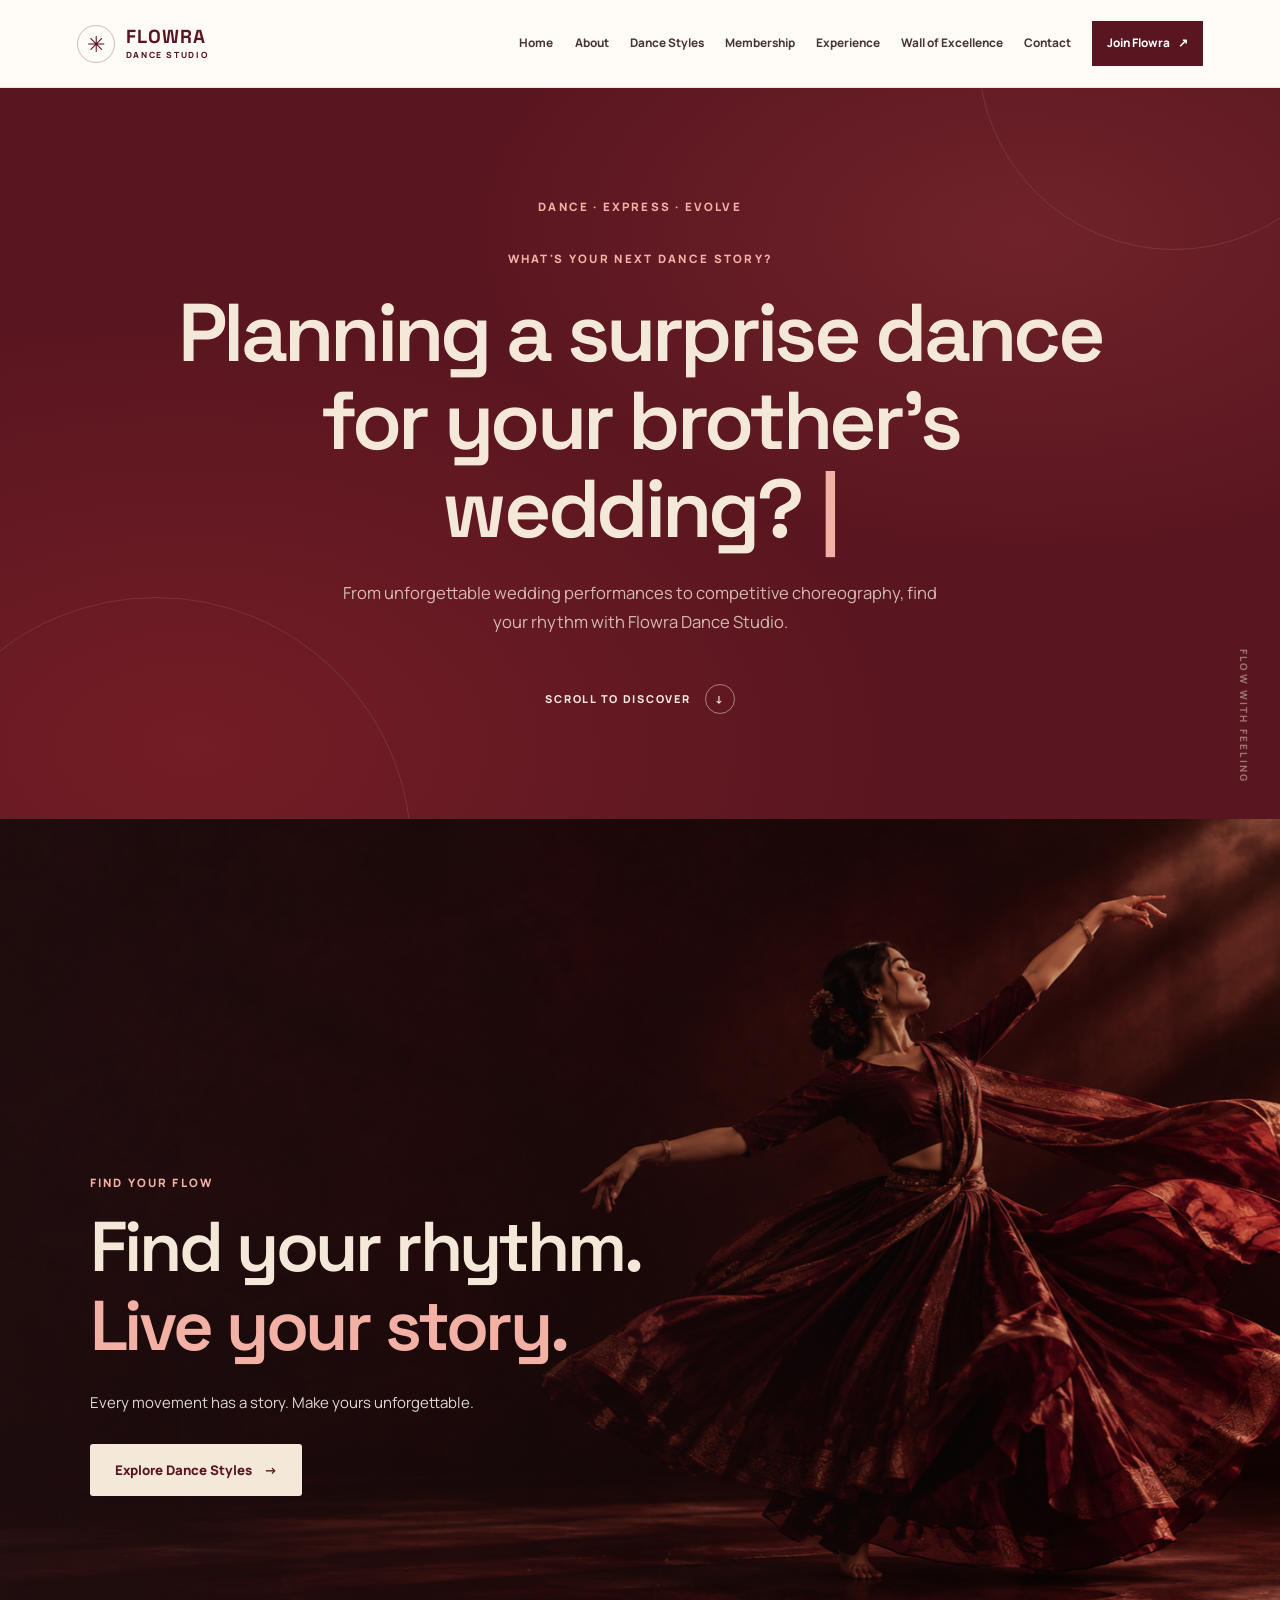
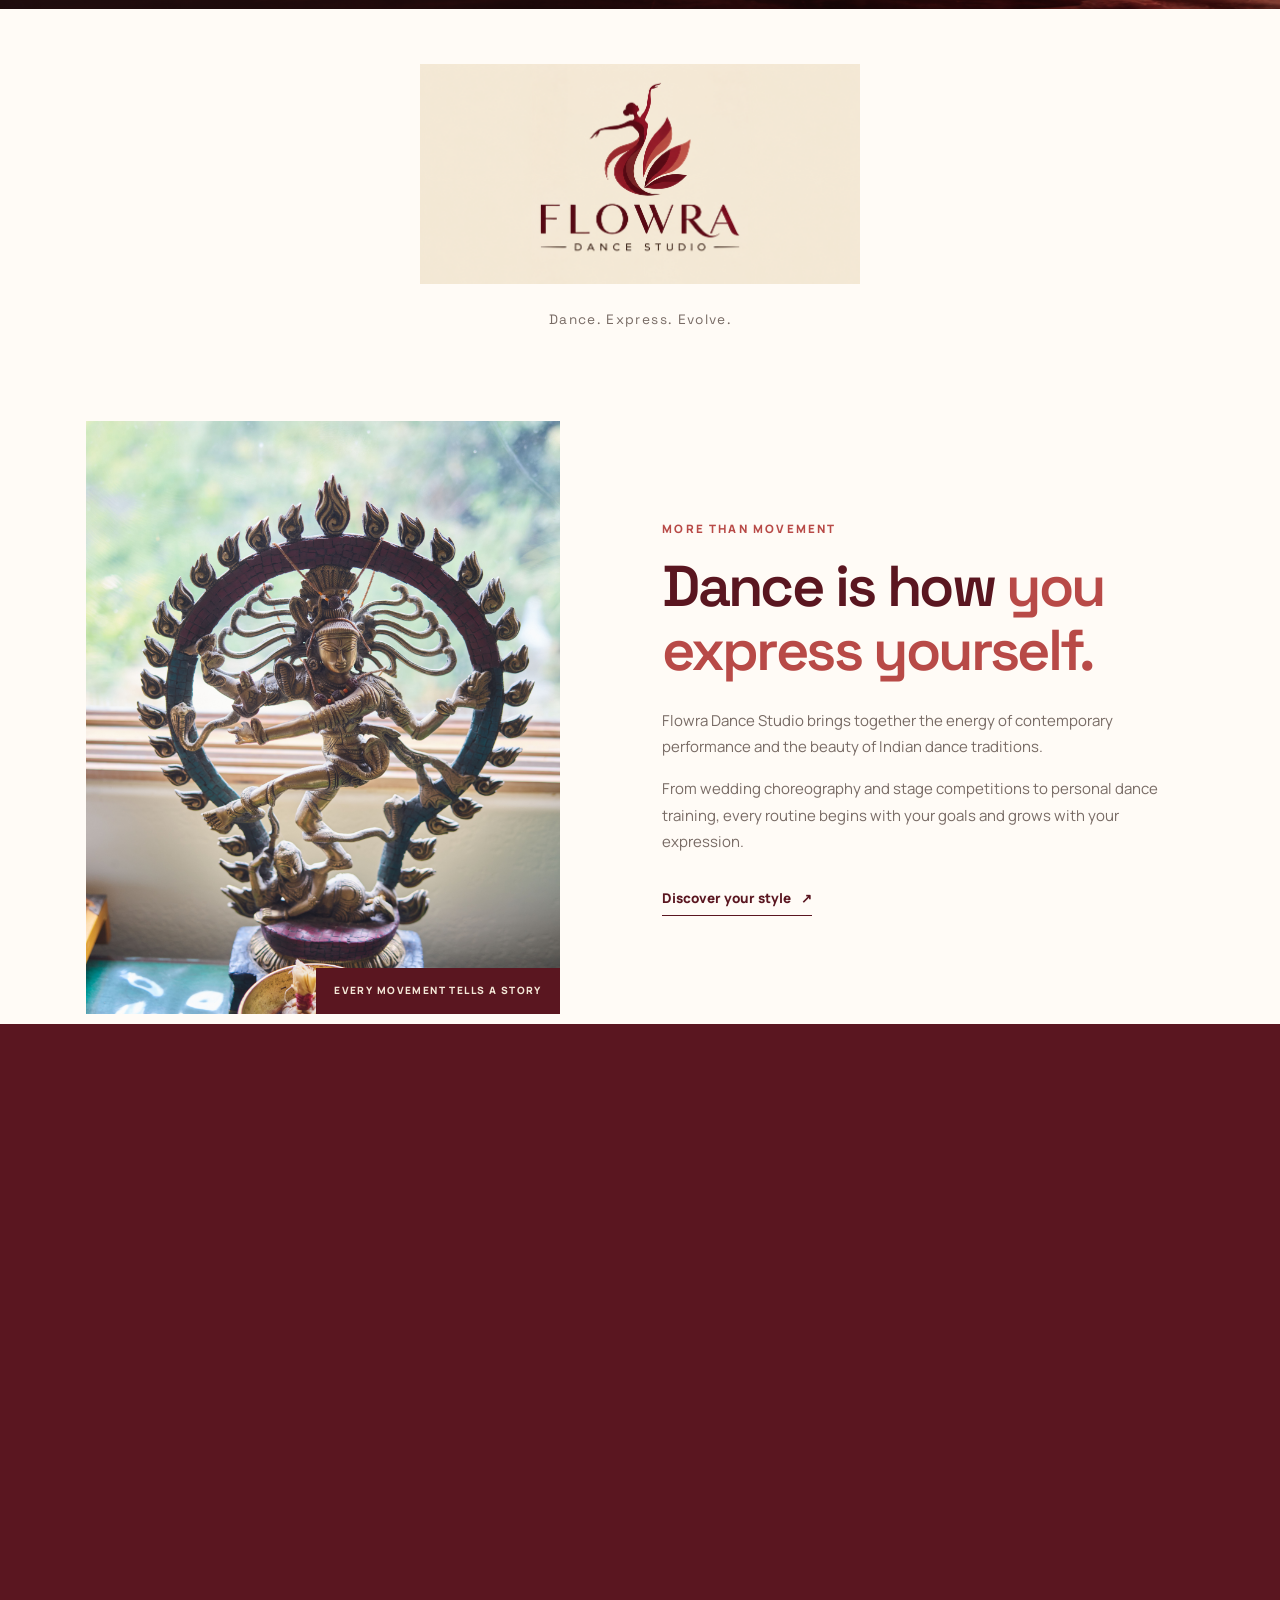
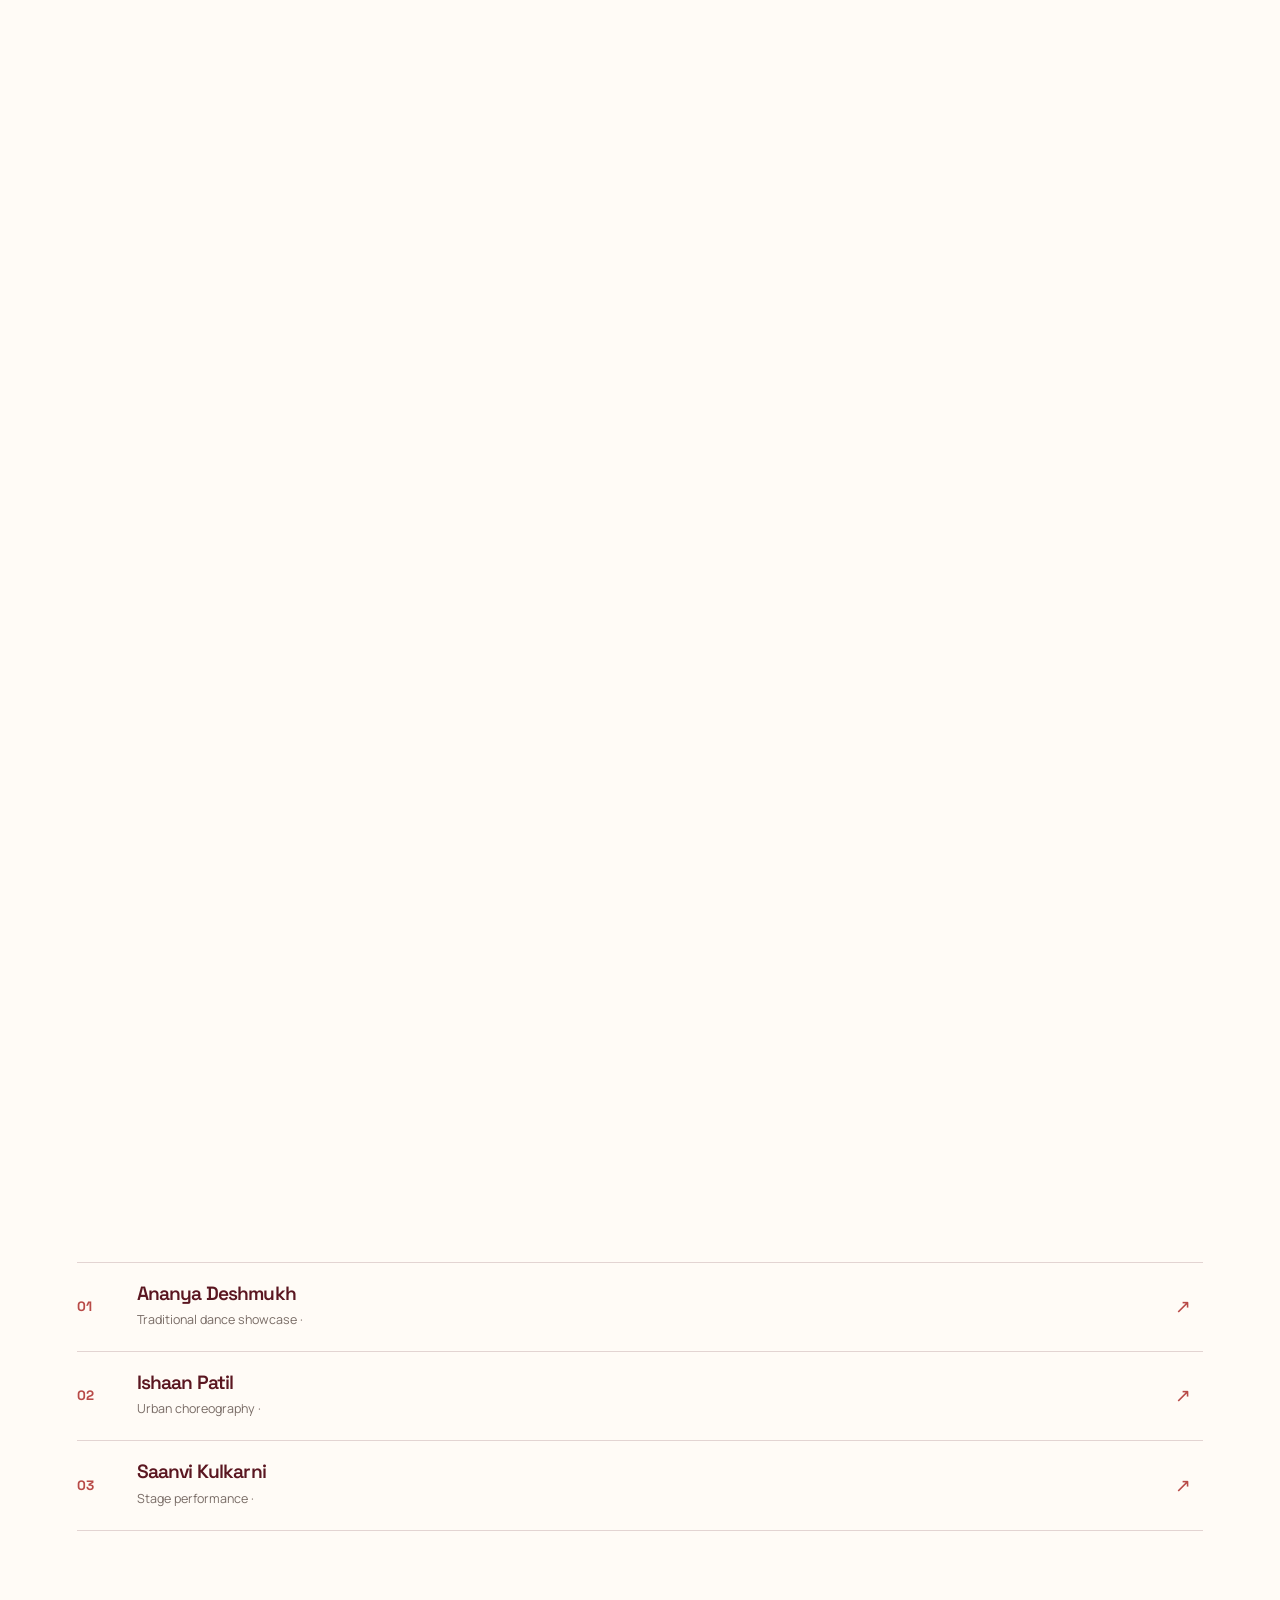
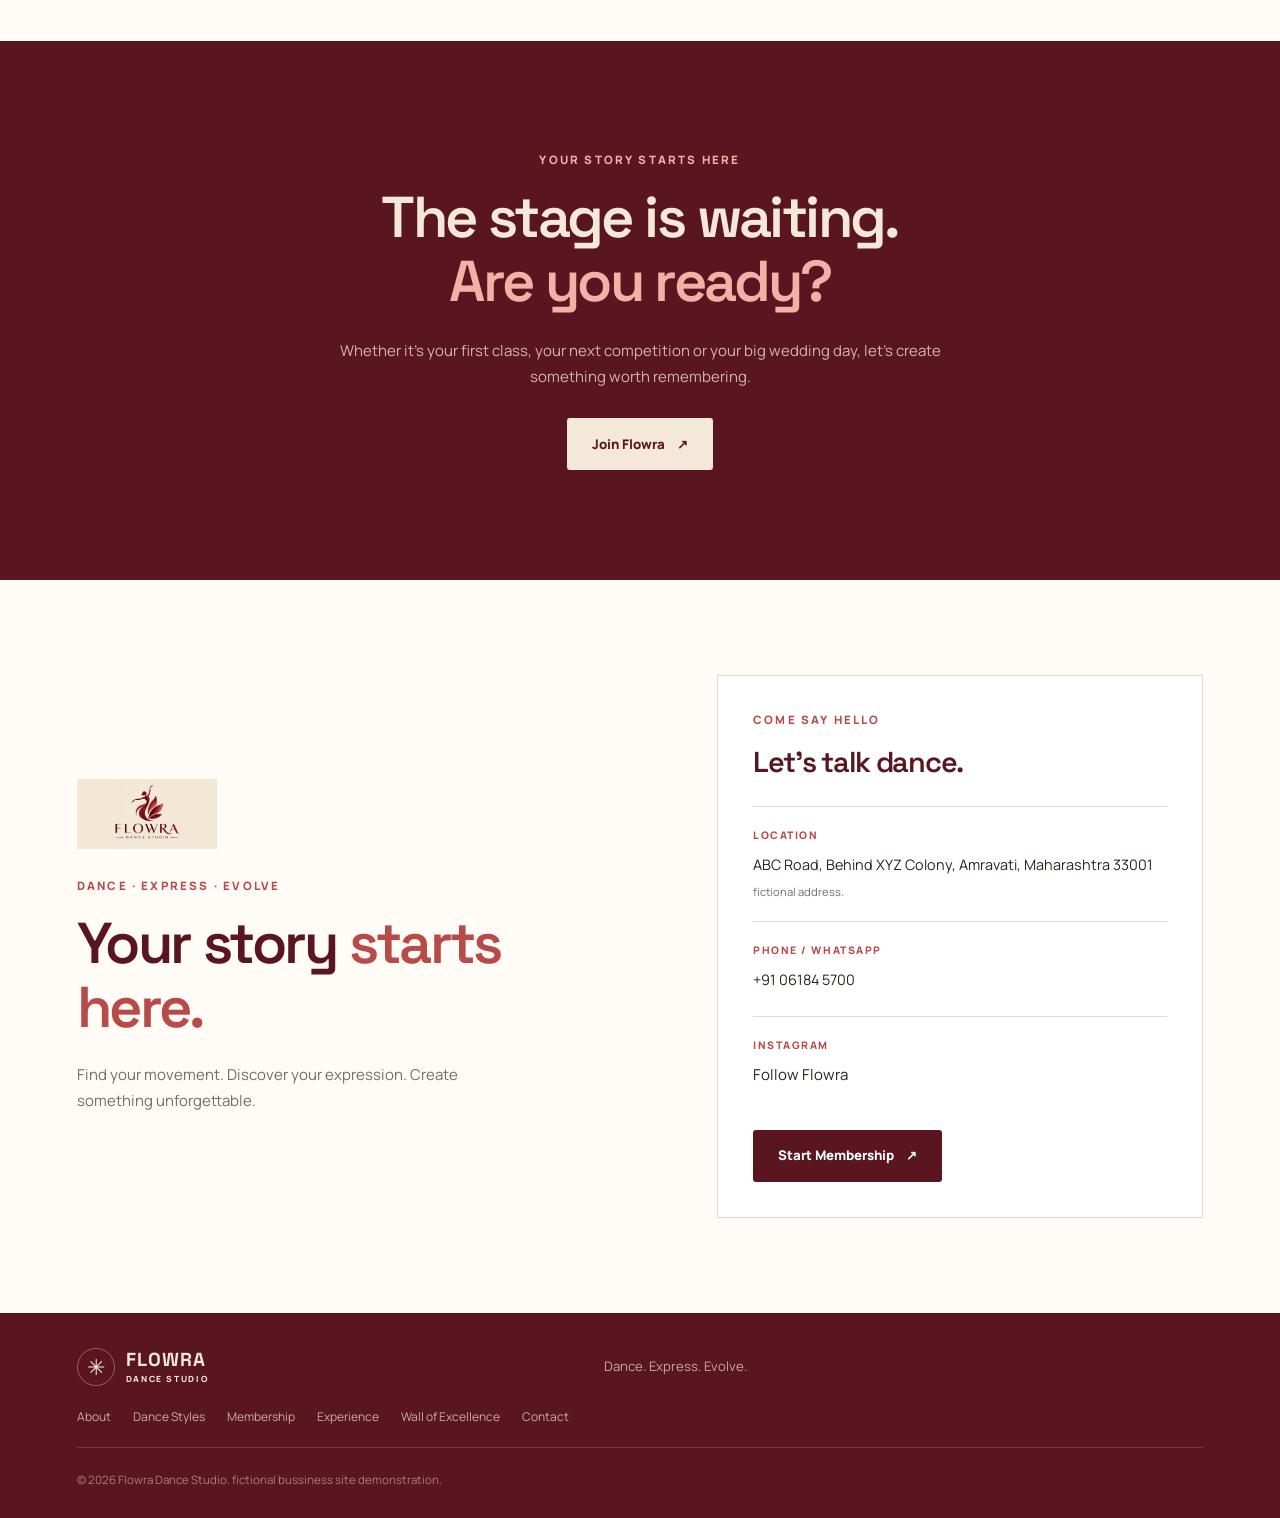
<file: index.html>
<!DOCTYPE html>
<html lang="en">

<head>
  <meta charset="UTF-8">
  <meta name="viewport" content="width=device-width, initial-scale=1.0">

  <meta
    name="description"
    content="Flowra Dance Studio — Wedding choreography, Indian dance traditions, western dance and stage performance training."
  >

  <meta name="theme-color" content="#5A1620">

  <title>Flowra Dance Studio | Find Your Rhythm</title>

  <!-- Google Fonts -->
  <link rel="preconnect" href="https://fonts.googleapis.com">
  <link rel="preconnect" href="https://fonts.gstatic.com" crossorigin>

  <link
    href="https://fonts.googleapis.com/css2?family=Manrope:wght@400;500;600;700&family=Space+Grotesk:wght@400;500;600;700&display=swap"
    rel="stylesheet"
  >

  <!-- Website CSS -->
  <link rel="stylesheet" href="css/style.css">
</head>


<body>

  <!-- ==================================================
       1. NAVIGATION
  =================================================== -->

  <header class="site-header" id="top">

    <!-- Text-based brand: the logo image is used in the
         hero lockup and final contact section. -->

    <a href="#home" class="brand" aria-label="Flowra home">

      <span class="brand-symbol" aria-hidden="true">✳</span>

      <span class="brand-name">
        FLOWRA
        <small>DANCE STUDIO</small>
      </span>

    </a>


    <button
      class="menu-toggle"
      id="menuToggle"
      type="button"
      aria-label="Open navigation"
      aria-expanded="false"
      aria-controls="mainNav"
    >
      <span></span>
      <span></span>
    </button>


    <nav class="main-nav" id="mainNav" aria-label="Main navigation">

      <a href="#home">Home</a>

      <a href="#about">About</a>

      <a href="#dance-styles">Dance Styles</a>

      <a href="#membership">Membership</a>

      <a href="#experience">Experience</a>

      <a href="#wall-of-excellence">Wall of Excellence</a>

      <a href="#contact">Contact</a>

      <a href="#membership" class="nav-cta">
        Join Flowra <span aria-hidden="true">↗</span>
      </a>

    </nav>

  </header>



  <main>

    <!-- ==================================================
         2. OPENING — QUESTIONS ON BURGUNDY BACKGROUND
    =================================================== -->

    <section class="hero-question" id="home">

      <div class="hero-question-content reveal">

        <p class="eyebrow light">
          DANCE · EXPRESS · EVOLVE
        </p>


        <p class="hero-question-label">
          WHAT'S YOUR NEXT DANCE STORY?
        </p>


        <!-- JavaScript will animate questions in this element. -->

        <h1 class="question-heading">

          <span id="typedQuestion">
            Planning a surprise dance for your brother's wedding?
          </span>

          <span class="typing-cursor" aria-hidden="true">|</span>

        </h1>


        <p class="hero-question-copy">

          From unforgettable wedding performances to
          competitive choreography, find your rhythm
          with Flowra Dance Studio.

        </p>


        <a href="#hero-reveal" class="scroll-link">

          SCROLL TO DISCOVER

          <span aria-hidden="true">↓</span>

        </a>

      </div>


      <span class="hero-decoration" aria-hidden="true">
        FLOW WITH FEELING
      </span>

    </section>



    <!-- ==================================================
         3. CINEMATIC HERO IMAGE REVEAL
    =================================================== -->

    <section class="hero-reveal" id="hero-reveal">

      <div class="hero-image-wrap">

        <img
          src="assets/images/hero.png"
          class="hero-image"
          fetchpriority="high"
        >


        <div class="hero-image-overlay"></div>


        <div class="hero-image-copy reveal">

          <p class="eyebrow light">
            FIND YOUR FLOW
          </p>


          <h2>
            Find your rhythm.
            <br>
            <span>Live your story.</span>
          </h2>


          <p>
            Every movement has a story.
            Make yours unforgettable.
          </p>


          <a href="#dance-styles" class="button button-cream">

            Explore Dance Styles

            <span aria-hidden="true">→</span>

          </a>

        </div>

      </div>



      <!-- Flowra brand lockup -->

      <div class="hero-brand-lockup reveal">

        <img
          src="assets/images/logo.png"
          alt="Flowra Dance Studio logo"
          class="hero-logo"
          loading="lazy"
        >


        <p>
          Dance. Express. Evolve.
        </p>

      </div>

    </section>



    <!-- ==================================================
         4. ABOUT FLOWRA
    =================================================== -->

    <section class="about-section section-cream" id="about">

      <div class="container about-grid">


        <!-- About image -->

        <div class="about-image reveal">

          <img
            src="assets/images/about.jpg"
            alt="A dancer expressing herself through movement"
            loading="lazy"
          >


          <span class="image-caption">
            EVERY MOVEMENT TELLS A STORY
          </span>

        </div>



        <!-- About content -->

        <div class="about-content reveal">

          <p class="eyebrow">
            MORE THAN MOVEMENT
          </p>


          <h2>
            Dance is how
            <span>you express yourself.</span>
          </h2>


          <p>
            Flowra Dance Studio brings together the energy
            of contemporary performance and the beauty of
            Indian dance traditions.
          </p>


          <p>
            From wedding choreography and stage competitions
            to personal dance training, every routine begins
            with your goals and grows with your expression.
          </p>


          <a href="#dance-styles" class="text-link">

            Discover your style

            <span aria-hidden="true">↗</span>

          </a>

        </div>

      </div>

    </section>



    <!-- ==================================================
         5. DANCE STYLES
         THREE FEATURED IMAGES + OTHER COURSE OPTIONS
    =================================================== -->

    <section
      class="dance-styles-section section-burgundy"
      id="dance-styles"
    >

      <div class="container">


        <!-- Section heading -->

        <div class="section-heading section-heading-light reveal">

          <div>

            <p class="eyebrow light">
              FIND YOUR FLOW
            </p>


            <h2>
              Different rhythms.
              <br>
              <span>One stage.</span>
            </h2>


            <p class="section-intro">

              Explore a style, prepare for a performance,
              or create a dance that is completely your own.

            </p>

          </div>


          <span class="section-number">01</span>

        </div>



        <!-- Three primary dance categories -->

        <div class="dance-style-grid">


          <!-- WESTERN & URBAN -->

          <article class="dance-style-card reveal">

            <div class="style-image">

              <img
                src="assets/images/hip-hop.jpg"
                alt="Dancers practising a western dance routine"
                loading="lazy"
              >


              <span class="style-number">01</span>

            </div>


            <div class="style-content">

              <p class="eyebrow light">
                OWN THE RHYTHM
              </p>


              <h3>
                Western & Urban
              </h3>


              <p>
                Explore musicality, movement and expressive
                performance through modern dance styles.
              </p>


              <a href="#membership" class="text-link light-link">

                Find your style

                <span aria-hidden="true">↗</span>

              </a>

            </div>

          </article>



          <!-- INDIAN CLASSICAL -->

          <article class="dance-style-card reveal">

            <div class="style-image">

              <img
                src="assets/images/dance_2.jpg"
                alt="A performer practising Indian classical dance"
                loading="lazy"
              >


              <span class="style-number">02</span>

            </div>


            <div class="style-content">

              <p class="eyebrow light">
                ROOTED IN CULTURE
              </p>


              <h3>
                Indian Classical
              </h3>


              <p>
                Discover expressive gestures, rhythm and
                storytelling through classical dance.
              </p>


              <a href="#membership" class="text-link light-link">

                Explore classes

                <span aria-hidden="true">↗</span>

              </a>

            </div>

          </article>



          <!-- INDIAN FOLK -->

          <article class="dance-style-card reveal">

            <div class="style-image">

              <img
                src="assets/images/dance_1.jpg"
                alt="A traditional Indian folk dancer performing on stage"
                loading="lazy"
              >


              <span class="style-number">03</span>

            </div>


            <div class="style-content">

              <p class="eyebrow light">
                CELEBRATE TRADITION
              </p>


              <h3>
                Indian Folk & Traditions
              </h3>


              <p>
                Discover regional dance traditions,
                folk-inspired routines and Bollywood.
              </p>


              <a href="#membership" class="text-link light-link">

                Start learning

                <span aria-hidden="true">↗</span>

              </a>

            </div>

          </article>


        </div>



        <!-- More courses: text-led cards, no extra images -->

        <div class="other-courses reveal">

          <div class="other-courses-heading">

            <p class="eyebrow light">
              MORE WAYS TO MOVE
            </p>

            <p>
              Whatever the occasion, let's choreograph your next move.
            </p>

          </div>


          <div class="course-list">


            <a href="#membership" class="course-item">

              <span>
                Wedding Choreography
              </span>

              <span aria-hidden="true">↗</span>

            </a>


            <a href="#membership" class="course-item">

              <span>
                Competition & Stage Preparation
              </span>

              <span aria-hidden="true">↗</span>

            </a>


            <a href="#membership" class="course-item">

              <span>
                Jazz & Ballet
              </span>

              <span aria-hidden="true">↗</span>

            </a>


            <a href="#membership" class="course-item">

              <span>
                Personal & Group Training
              </span>

              <span aria-hidden="true">↗</span>

            </a>

          </div>

        </div>

      </div>

    </section>



    <!-- ==================================================
         6. MEMBERSHIP
         FORM WILL BE BUILT IN membership.html LATER
    =================================================== -->

    <section
      class="membership-section section-cream"
      id="membership"
    >

      <div class="container membership-grid">


        <!-- Membership introduction -->

        <div class="membership-copy reveal">

          <p class="eyebrow">
            YOUR NEXT STEP
          </p>


          <h2>
            Ready to
            <span>move with us?</span>
          </h2>


          <p>

            Tell us what you want to learn, perform
            or prepare for. Submit your application
            and our team will contact you to discuss
            suitable classes.

          </p>


          <a
            href="membership.html"
            class="button button-burgundy"
          >

            Start Membership

            <span aria-hidden="true">↗</span>

          </a>


          <p class="small-note">

            Applications are reviewed before class
            arrangements are confirmed.

          </p>

        </div>



        <!-- Membership process -->

        <div class="membership-steps reveal">

          <p class="eyebrow">
            HOW IT WORKS
          </p>


          <article class="membership-step">

            <span class="step-number">01</span>

            <div>

              <h3>
                Create Your Account
              </h3>

              <p>
                Register using your email and verify it.
              </p>

            </div>

          </article>



          <article class="membership-step">

            <span class="step-number">02</span>

            <div>

              <h3>
                Tell Us Your Goals
              </h3>

              <p>
                Select your dance interests and preferred schedule.
              </p>

            </div>

          </article>



          <article class="membership-step">

            <span class="step-number">03</span>

            <div>

              <h3>
                Connect With Flowra
              </h3>

              <p>
                Our team reviews your application and contacts you
                about the next steps.
              </p>

            </div>

          </article>

        </div>

      </div>

    </section>



    <!-- ==================================================
         7. EXPERIENCE
    =================================================== -->

    <section
      class="experience-section section-burgundy"
      id="experience"
    >

      <div class="container">


        <div class="section-heading section-heading-light reveal">

          <div>

            <p class="eyebrow light">
              THE FLOWRA EXPERIENCE
            </p>


            <h2>
              Room to move.
              <br>
              <span>Space to grow.</span>
            </h2>

          </div>


          <span class="section-number">02</span>

        </div>



        <!-- Two visual feature cards -->

        <div class="studio-experience-grid">


          <!-- REHEARSAL -->

          <article class="studio-visual-card reveal">

            <div class="studio-visual-image">

              <img
                src="assets/images/dance_3.jpg"
                alt="Dancers practising a group routine"
                loading="lazy"
              >

            </div>


            <div class="studio-visual-copy">

              <p class="eyebrow light">
                THE PROCESS
              </p>


              <h3>
                Practice with purpose.
              </h3>


              <p>
                From first steps to coordinated group routines,
                every performance begins with practice.
              </p>

            </div>

          </article>



          <!-- STUDIO INFRASTRUCTURE -->

          <article class="studio-visual-card reveal">

            <div class="studio-visual-image">

              <img
                src="assets/images/infra.jpg"
                alt="Dance studio interior and practice space"
                loading="lazy"
              >

            </div>


            <div class="studio-visual-copy">

              <p class="eyebrow light">
                THE SPACE
              </p>


              <h3>
                A place to find your rhythm.
              </h3>


              <p>
                Explore the studio environment designed
                for dance practice and group rehearsals.
              </p>

            </div>

          </article>


        </div>



        <!-- Choreographer profiles -->

        <div class="choreographers-heading reveal">

          <div>

            <p class="eyebrow light">
              MEET YOUR GUIDES
            </p>


            <h3>
              Different expertise.
              <span>Shared passion.</span>
            </h3>

          </div>


          <p>
            Fictional profiles.
          </p>

        </div>



        <div class="choreographer-grid">


          <!-- PROFILE 01 -->

          <article class="choreographer-card reveal">

            <span class="choreographer-number">
              01
            </span>


            <p class="eyebrow light">
              WEDDING CHOREOGRAPHY
            </p>


            <h4>
              Aarya Deshmukh
            </h4>


            <p>
              Creates expressive couple routines and
              coordinated family performances.
            </p>

          </article>



          <!-- PROFILE 02 -->

          <article class="choreographer-card reveal">

            <span class="choreographer-number">
              02
            </span>


            <p class="eyebrow light">
              INDIAN CLASSICAL & FOLK
            </p>


            <h4>
              Meera Kulkarni
            </h4>


            <p>
              Focuses on expressive storytelling and
              traditional-inspired movement.
            </p>

          </article>



          <!-- PROFILE 03 -->

          <article class="choreographer-card reveal">

            <span class="choreographer-number">
              03
            </span>


            <p class="eyebrow light">
              HIP-HOP & URBAN
            </p>


            <h4>
              Kabir Joshi
            </h4>


            <p>
              Develops energetic routines with rhythm,
              musicality and stage presence.
            </p>

          </article>



          <!-- PROFILE 04 -->

          <article class="choreographer-card reveal">

            <span class="choreographer-number">
              04
            </span>


            <p class="eyebrow light">
              JAZZ & BALLET
            </p>


            <h4>
              Rohan Patil
            </h4>


            <p>
              Explores coordination, movement control
              and expressive performance.
            </p>

          </article>


        </div>

      </div>

    </section>



    <!-- ==================================================
         8. WALL OF EXCELLENCE
    =================================================== -->

    <section
      class="wall-section section-cream"
      id="wall-of-excellence"
    >

      <div class="container">


        <div class="section-heading reveal">

          <div>

            <p class="eyebrow">
              THE WALL OF EXCELLENCE
            </p>


            <h2>
              Dedication in motion.
              <br>
              <span>Moments that matter.</span>
            </h2>


            <p class="section-intro">

              Every rehearsal is a step forward.
              Every performance tells a story.

            </p>

          </div>


          <span class="section-number">03</span>

        </div>



        <!-- WALL OF EXCELLENCE IMAGE GRID -->

        <div class="excellence-grid">


          <!-- IMAGE 01: HIP-HOP CREW -->

          <article class="excellence-card excellence-large reveal">

            <div class="excellence-image">

              <img
                src="assets/images/hip_hop_dancers.jpg"
                alt="A fictional hip-hop dance crew celebrating a performance"
                loading="lazy"
              >

            </div>


            <div class="excellence-copy">

              <p class="eyebrow">
                TEAM PERFORMANCE
              </p>


              <h3>
                One crew. One rhythm.
              </h3>


              <p>
                A celebration of teamwork, practice
                and group choreography.
              </p>

            </div>

          </article>



          <!-- IMAGE 02: TRADITIONAL AWARD DANCER -->

          <article class="excellence-card reveal">

            <div class="excellence-image">

              <img
                src="assets/images/best_dancer.jpg"
                alt="A fictional traditional Indian dancer holding a trophy"
                loading="lazy"
              >

            </div>


            <div class="excellence-copy">

              <p class="eyebrow">
                TRADITIONAL ARTS
              </p>


              <h3>
                Grace with purpose.
              </h3>


              <p>
                Celebrating dedication to dance traditions
                and artistic expression.
              </p>

            </div>

          </article>



          <!-- IMAGE 03: STUDIO INFRASTRUCTURE -->

          <article class="excellence-card reveal">

            <div class="excellence-image">

              <img
                src="assets/images/infra.jpg"
                alt="Dance studio environment for practice and rehearsal"
                loading="lazy"
              >

            </div>


            <div class="excellence-copy">

              <p class="eyebrow">
                THE STUDIO
              </p>


              <h3>
                A place to grow.
              </h3>


              <p>
                The space where movement, practice
                and performance come together.
              </p>

            </div>

          </article>


        </div>



        <!-- Dancer profiles -->

        <div class="rising-stars reveal">

          <div>

            <p class="eyebrow">
              RISING STARS
            </p>


            <h3>
              Every dancer has a story.
            </h3>

          </div>


          <p>

            The dancer names and descriptions below
            are fictional sample content for this demo.
            Replace them with verified achievements and
            approved images for a real dance studio.

          </p>

        </div>



        <div class="star-list">


          <article class="star-row">

            <span class="star-number">01</span>

            <div>

              <h4>
                Ananya Deshmukh
              </h4>

              <p>
                Traditional dance showcase · 
              </p>

            </div>

            <span class="star-arrow" aria-hidden="true">↗</span>

          </article>



          <article class="star-row">

            <span class="star-number">02</span>

            <div>

              <h4>
                Ishaan Patil
              </h4>

              <p>
                Urban choreography · 
              </p>

            </div>

            <span class="star-arrow" aria-hidden="true">↗</span>

          </article>



          <article class="star-row">

            <span class="star-number">03</span>

            <div>

              <h4>
                Saanvi Kulkarni
              </h4>

              <p>
                Stage performance · 
              </p>

            </div>

            <span class="star-arrow" aria-hidden="true">↗</span>

          </article>


        </div>

      </div>

    </section>



    <!-- ==================================================
         9. FINAL CTA
    =================================================== -->

    <section class="final-cta section-burgundy">

      <div class="container final-cta-content reveal">

        <p class="eyebrow light">
          YOUR STORY STARTS HERE
        </p>


        <h2>
          The stage is waiting.
          <br>
          <span>Are you ready?</span>
        </h2>


        <p>

          Whether it's your first class, your next
          competition or your big wedding day,
          let's create something worth remembering.

        </p>


        <a href="membership.html" class="button button-cream">

          Join Flowra

          <span aria-hidden="true">↗</span>

        </a>

      </div>

    </section>



    <!-- ==================================================
         10. CONTACT
         LOGO LEFT + CONTACT DETAILS RIGHT
    =================================================== -->

    <section class="contact-section section-cream" id="contact">

      <div class="container contact-grid">


        <!-- LEFT SIDE: LOGO AND BRAND -->

        <div class="contact-brand-visual reveal">

          <img
            src="assets/images/logo.png"
            alt="Flowra Dance Studio logo"
            class="contact-logo"
            loading="lazy"
          >


          <p class="eyebrow">
            DANCE · EXPRESS · EVOLVE
          </p>


          <h2>
            Your story
            <span>starts here.</span>
          </h2>


          <p>
            Find your movement.
            Discover your expression.
            Create something unforgettable.
          </p>

        </div>



        <!-- RIGHT SIDE: CONTACT DETAILS -->

        <div class="contact-details reveal">

          <p class="eyebrow">
            COME SAY HELLO
          </p>


          <h3>
            Let's talk dance.
          </h3>



          <!-- Location -->

          <div class="contact-item">

            <span>LOCATION</span>


            <p>
              ABC Road, Behind XYZ Colony,
              Amravati, Maharashtra 33001
            </p>


            <small>
              fictional address.
            </small>

          </div>



          <!-- Phone / WhatsApp -->

          <div class="contact-item">

            <span>PHONE / WHATSAPP</span>


            <p>
              +91 06184 5700
            </p>

          </div>



          <!-- Instagram -->

          <div class="contact-item">

            <span>INSTAGRAM</span>

              Follow Flowra

            </a>

          </div>



          <!-- Contact CTA -->

          <a href="membership.html" class="button button-burgundy">

            Start Membership

            <span aria-hidden="true">↗</span>

          </a>

        </div>

      </div>

    </section>

  </main>



  <!-- ==================================================
       11. FOOTER
  =================================================== -->

  <footer class="site-footer section-burgundy">

    <div class="container footer-content">


      <a href="#home" class="footer-brand">

        <span class="brand-symbol" aria-hidden="true">✳</span>

        <span class="brand-name">
          FLOWRA
          <small>DANCE STUDIO</small>
        </span>

      </a>



      <p class="footer-tagline">
        Dance. Express. Evolve.
      </p>



      <nav class="footer-links" aria-label="Footer navigation">

        <a href="#about">About</a>

        <a href="#dance-styles">Dance Styles</a>

        <a href="#membership">Membership</a>

        <a href="#experience">Experience</a>

        <a href="#wall-of-excellence">Wall of Excellence</a>

        <a href="#contact">Contact</a>

      </nav>



      <p class="footer-copyright">

        © 2026 Flowra Dance Studio.
        fictional bussiness site demonstration.

      </p>

    </div>

  </footer>



  <!-- JavaScript -->
  <script src="js/main.js"></script>

</body>

</html>
</file>
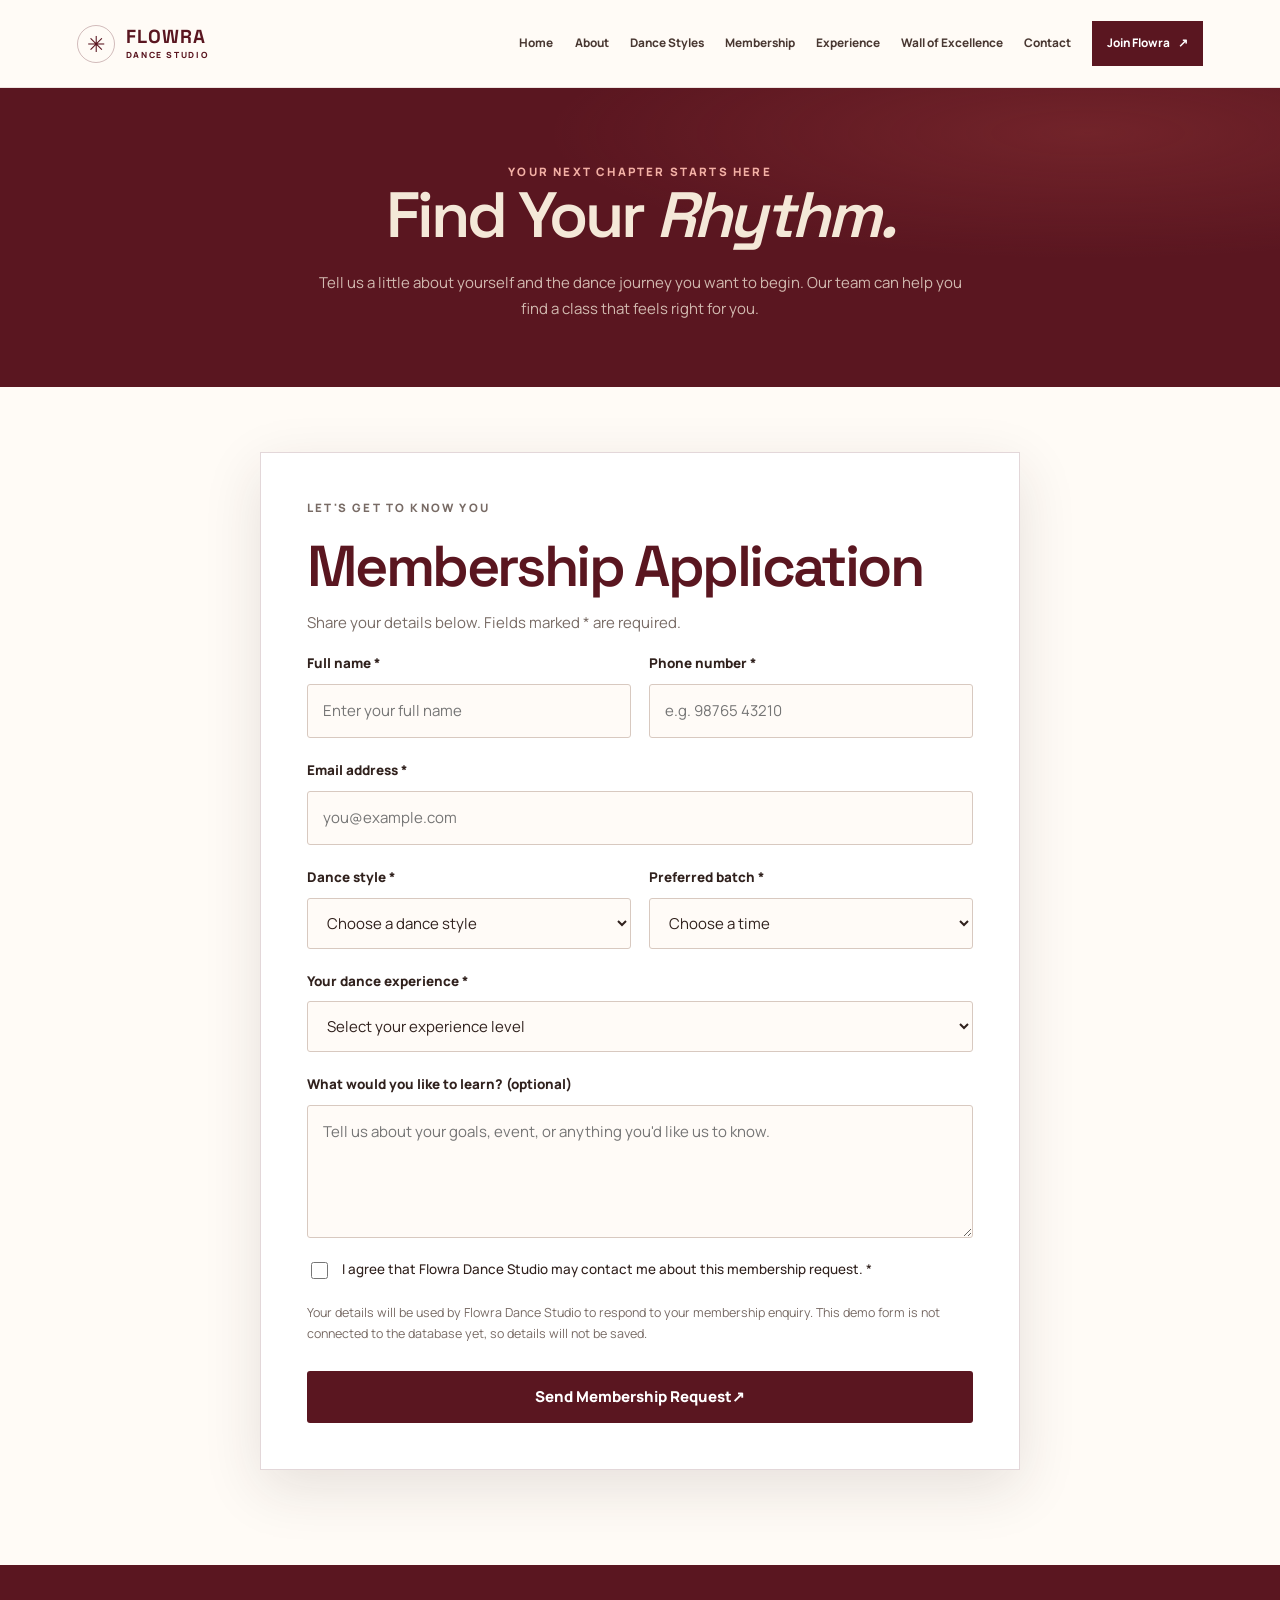
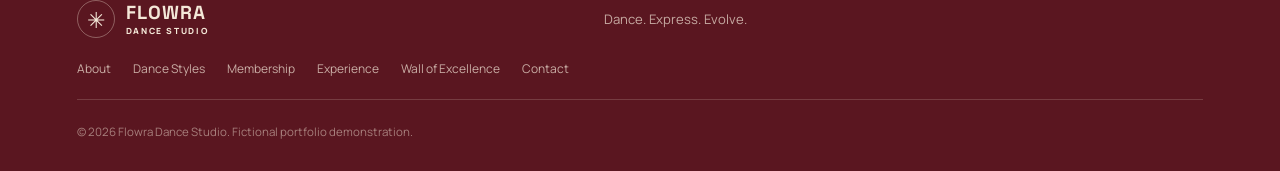
<file: membership.html>
<!DOCTYPE html>
<html lang="en">
<head>
  <meta charset="UTF-8">
  <meta name="viewport" content="width=device-width, initial-scale=1.0">
  <meta name="description" content="Apply to join Flowra Dance Studio and find your rhythm.">
  <meta name="theme-color" content="#5A1620">
  <title>Membership | Flowra Dance Studio</title>

  <!-- Flowra typography -->
  <link rel="preconnect" href="https://fonts.googleapis.com">
  <link rel="preconnect" href="https://fonts.gstatic.com" crossorigin>
  <link href="https://fonts.googleapis.com/css2?family=Manrope:wght@400;500;600;700&family=Space+Grotesk:wght@400;500;600;700&display=swap" rel="stylesheet">

  <!-- Shared stylesheet used by index.html too -->
  <link rel="stylesheet" href="css/style.css">
</head>

<body class="membership-page">
  <!-- Header matches the main Flowra website structure -->
  <header class="site-header" id="top">
    <a href="index.html#home" class="brand" aria-label="Flowra home">
      <span class="brand-symbol" aria-hidden="true">✳</span>
      <span class="brand-name">FLOWRA<small>DANCE STUDIO</small></span>
    </a>

    <button class="menu-toggle" id="menuToggle" type="button"
      aria-label="Open navigation" aria-expanded="false" aria-controls="mainNav">
      <span></span>
      <span></span>
    </button>

    <nav class="main-nav" id="mainNav" aria-label="Main navigation">
      <a href="index.html#home">Home</a>
      <a href="index.html#about">About</a>
      <a href="index.html#dance-styles">Dance Styles</a>
      <a href="membership.html" aria-current="page">Membership</a>
      <a href="index.html#experience">Experience</a>
      <a href="index.html#wall-of-excellence">Wall of Excellence</a>
      <a href="index.html#contact">Contact</a>
      <a href="#membership-form" class="nav-cta">Join Flowra <span aria-hidden="true">↗</span></a>
    </nav>
  </header>

  <main>
    <!-- Membership page intro -->
    <section class="membership-hero">
      <p class="eyebrow light">YOUR NEXT CHAPTER STARTS HERE</p>
      <h1>Find Your <em>Rhythm.</em></h1>
      <p>Tell us a little about yourself and the dance journey you want to begin. Our team can help you find a class that feels right for you.</p>
    </section>

    <!--
      MEMBERSHIP APPLICATION FORM — no account/signup/login required.
      The visitor enters their contact details and submits a request.
      Supabase database connection will be added separately in the next step.
    -->
    <section class="membership-form-section form-section" id="membership-form">
      <form class="membership-form" id="membershipForm">
        <p class="eyebrow">LET'S GET TO KNOW YOU</p>
        <h2>Membership Application</h2>
        <p>Share your details below. Fields marked * are required.</p>

        <div class="form-row">
          <div class="form-group">
            <label for="fullName">Full name *</label>
            <input type="text" id="fullName" name="full_name" autocomplete="name" placeholder="Enter your full name" required maxlength="100">
          </div>
          <div class="form-group">
            <label for="phone">Phone number *</label>
            <input type="tel" id="phone" name="phone" autocomplete="tel" placeholder="e.g. 98765 43210" required inputmode="tel" maxlength="20">
          </div>
        </div>

        <div class="form-group">
          <label for="email">Email address *</label>
          <input type="email" id="email" name="email" autocomplete="email" placeholder="you@example.com" required maxlength="254">
        </div>

        <div class="form-row">
          <div class="form-group">
            <label for="danceStyle">Dance style *</label>
            <select id="danceStyle" name="dance_style" required>
              <option value="" selected disabled>Choose a dance style</option>
              <option value="western">Western Dance</option>
              <option value="classical">Classical Dance</option>
              <option value="folk">Folk Dance</option>
              <option value="wedding_choreography">Wedding Choreography</option>
              <option value="not_sure">Not sure yet — help me choose</option>
            </select>
          </div>
          <div class="form-group">
            <label for="preferredBatch">Preferred batch *</label>
            <select id="preferredBatch" name="preferred_batch" required>
              <option value="" selected disabled>Choose a time</option>
              <option value="morning">Morning</option>
              <option value="afternoon">Afternoon</option>
              <option value="evening">Evening</option>
              <option value="flexible">Flexible / discuss with me</option>
            </select>
          </div>
        </div>

        <div class="form-group">
          <label for="experience">Your dance experience *</label>
          <select id="experience" name="experience_level" required>
            <option value="" selected disabled>Select your experience level</option>
            <option value="beginner">Beginner — starting fresh</option>
            <option value="some_experience">Some experience</option>
            <option value="experienced">Experienced dancer</option>
          </select>
        </div>

        <div class="form-group">
          <label for="goals">What would you like to learn? <span>(optional)</span></label>
          <textarea id="goals" name="goals" rows="4" maxlength="1000" placeholder="Tell us about your goals, event, or anything you'd like us to know."></textarea>
        </div>

        <div class="checkbox-row">
          <input type="checkbox" id="contactConsent" name="contact_consent" value="yes" required>
          <label for="contactConsent">I agree that Flowra Dance Studio may contact me about this membership request. *</label>
        </div>

        <p class="form-note">Your details will be used by Flowra Dance Studio to respond to your membership enquiry. This demo form is not connected to the database yet, so details will not be saved.</p>
        <p class="form-note" id="formStatus" role="status" aria-live="polite" hidden></p>

        <button type="submit">Send Membership Request <span aria-hidden="true">↗</span></button>
      </form>
    </section>
  </main>

  <footer class="site-footer section-burgundy">
    <div class="container footer-content">
      <a href="index.html#home" class="footer-brand">
        <span class="brand-symbol" aria-hidden="true">✳</span>
        <span class="brand-name">FLOWRA<small>DANCE STUDIO</small></span>
      </a>
      <p class="footer-tagline">Dance. Express. Evolve.</p>
      <nav class="footer-links" aria-label="Footer navigation">
        <a href="index.html#about">About</a>
        <a href="index.html#dance-styles">Dance Styles</a>
        <a href="membership.html">Membership</a>
        <a href="index.html#experience">Experience</a>
        <a href="index.html#wall-of-excellence">Wall of Excellence</a>
        <a href="index.html#contact">Contact</a>
      </nav>
      <p class="footer-copyright">© 2026 Flowra Dance Studio. Fictional portfolio demonstration.</p>
    </div>
  </footer>

  <!-- Keep your shared menu/animation JavaScript here. -->
  <script src="js/main.js"></script>

  <!-- Temporary demo handler; replace this with the real Supabase submit flow later. -->
  <script>
    const membershipForm = document.querySelector('#membershipForm');
    const formStatus = document.querySelector('#formStatus');

    membershipForm?.addEventListener('submit', (event) => {
      event.preventDefault();
      formStatus.hidden = false;
      formStatus.textContent = 'Demo only: your membership request has not been saved yet.';
    });
  </script>
</body>
</html>
</file>
<file: css/style.css>
/* FLOWRA DANCE STUDIO — style.css
   Brand: Burgundy / Wine / Warm Cream / Muted Coral
   Fonts: Manrope (body) + Space Grotesk (headings) */

/* 1. DESIGN TOKENS */
:root {
  --burgundy: #5A1620;
  --wine: #7E2028;
  --coral: #B84A47;
  --cream: #F4E8D8;
  --brown: #30211D;
  --paper: #FFFBF6;
  --white: #FFFFFF;
  --muted: #786B65;
  --border: rgba(90, 22, 32, 0.17);
  --shadow: 0 18px 55px rgba(48, 33, 29, 0.12);
  --font-body: "Manrope", sans-serif;
  --font-heading: "Space Grotesk", sans-serif;
  --container: 1200px;
  --ease: 260ms ease;
}

/* 2. RESET & BASE */
* { box-sizing: border-box; }
html {
  scroll-behavior: smooth;
  scroll-padding-top: 95px;
}
body {
  margin: 0;
  color: var(--brown);
  background: var(--paper);
  font-family: var(--font-body);
  font-size: 15px;
  line-height: 1.75;
  -webkit-font-smoothing: antialiased;
  overflow-x: hidden;
}
img { display: block; max-width: 100%; }
a { color: inherit; text-decoration: none; }
button, input, select, textarea { font: inherit; }
button, a { -webkit-tap-highlight-color: transparent; }
button { cursor: pointer; }
p { margin: 0 0 1rem; }
p:last-child { margin-bottom: 0; }
h1, h2, h3, h4 {
  margin: 0;
  font-family: var(--font-heading);
  font-weight: 600;
  line-height: 1.12;
  letter-spacing: -0.045em;
}
h1 { font-size: clamp(2.7rem, 6.5vw, 6rem); }
h2 { font-size: clamp(2.15rem, 4.5vw, 4.1rem); }
h3 { font-size: clamp(1.3rem, 2.2vw, 1.75rem); }
h4 { font-size: 1.2rem; }
::selection { color: var(--cream); background: var(--burgundy); }
:focus-visible { outline: 3px solid var(--coral); outline-offset: 4px; }
section[id] { scroll-margin-top: 90px; }
.container { width: min(var(--container), 88%); margin-inline: auto; }
.section-cream { background: var(--paper); }
.section-burgundy { background: var(--burgundy); color: var(--cream); }
.light { color: var(--cream) !important; }
.eyebrow {
  margin-bottom: 17px;
  color: var(--coral);
  font-size: .72rem;
  font-weight: 800;
  letter-spacing: .19em;
  line-height: 1.5;
  text-transform: uppercase;
}
.eyebrow.light { color: #F3B0A5 !important; }

/* 3. BUTTONS & TEXT LINKS */
.button {
  display: inline-flex;
  align-items: center;
  justify-content: center;
  gap: 12px;
  min-height: 52px;
  padding: 14px 24px;
  border: 1px solid transparent;
  border-radius: 3px;
  font-size: .83rem;
  font-weight: 800;
  line-height: 1.3;
  transition: background var(--ease), color var(--ease), transform var(--ease), box-shadow var(--ease);
}
.button:hover { transform: translateY(-3px); }
.button-cream {
  color: var(--burgundy);
  background: var(--cream);
}
.button-cream:hover {
  color: var(--burgundy);
  background: var(--white);
  box-shadow: 0 10px 25px rgba(0,0,0,.14);
}
.button-burgundy {
  color: var(--white);
  background: var(--burgundy);
}
.button-burgundy:hover {
  color: var(--white);
  background: var(--wine);
  box-shadow: 0 10px 25px rgba(90,22,32,.18);
}
.text-link {
  display: inline-flex;
  align-items: center;
  gap: 10px;
  padding-bottom: 4px;
  color: var(--burgundy);
  border-bottom: 1px solid currentColor;
  font-size: .84rem;
  font-weight: 800;
  transition: color var(--ease), gap var(--ease);
}
.text-link:hover { gap: 15px; color: var(--coral); }
.light-link { color: var(--cream); }
.light-link:hover { color: #F3B0A5; }

/* 4. HEADER & NAVIGATION */
.site-header {
  position: sticky;
  top: 0;
  z-index: 1000;
  display: flex;
  align-items: center;
  justify-content: space-between;
  gap: 30px;
  min-height: 88px;
  padding: 16px 6%;
  background: rgba(255, 251, 246, .96);
  border-bottom: 1px solid rgba(90,22,32,.10);
  backdrop-filter: blur(16px);
}
.brand, .footer-brand {
  display: inline-flex;
  align-items: center;
  gap: 11px;
  flex-shrink: 0;
  color: var(--burgundy);
}
.brand-symbol {
  display: grid;
  place-items: center;
  width: 38px;
  height: 38px;
  border: 1px solid rgba(90,22,32,.28);
  border-radius: 50%;
  font-size: 1.35rem;
  line-height: 1;
}
.brand-name {
  display: flex;
  flex-direction: column;
  font-family: var(--font-heading);
  font-size: 1.18rem;
  font-weight: 700;
  line-height: 1.05;
  letter-spacing: .05em;
}
.brand-name small {
  margin-top: 5px;
  font-family: var(--font-body);
  font-size: .53rem;
  font-weight: 800;
  letter-spacing: .19em;
}
.main-nav {
  display: flex;
  align-items: center;
  justify-content: flex-end;
  gap: clamp(12px, 1.65vw, 25px);
}
.main-nav > a {
  position: relative;
  color: #493832;
  font-size: .74rem;
  font-weight: 750;
  white-space: nowrap;
  transition: color var(--ease);
}
.main-nav > a:not(.nav-cta)::after {
  position: absolute;
  right: 0;
  bottom: -7px;
  left: 0;
  height: 1px;
  background: var(--coral);
  content: "";
  transform: scaleX(0);
  transform-origin: left;
  transition: transform var(--ease);
}
.main-nav > a:not(.nav-cta):hover { color: var(--coral); }
.main-nav > a:not(.nav-cta):hover::after { transform: scaleX(1); }
.main-nav .nav-cta {
  display: inline-flex;
  align-items: center;
  gap: 8px;
  padding: 12px 15px;
  color: var(--white);
  background: var(--burgundy);
  transition: background var(--ease), transform var(--ease);
}
.main-nav .nav-cta:hover { background: var(--wine); transform: translateY(-2px); }
.menu-toggle {
  display: none;
  width: 44px;
  height: 42px;
  padding: 10px;
  border: 1px solid var(--border);
  background: transparent;
}
.menu-toggle span {
  display: block;
  width: 100%;
  height: 2px;
  margin: 5px 0;
  background: var(--burgundy);
  transition: transform var(--ease);
}

/* 5. OPENING QUESTION HERO */
.hero-question {
  position: relative;
  display: grid;
  min-height: min(720px, 83vh);
  min-height: min(720px, 83svh);
  place-items: center;
  overflow: hidden;
  padding: 110px 7% 105px;
  color: var(--cream);
  text-align: center;
  background:
    radial-gradient(ellipse at 80% 20%, rgba(184,74,71,.23), transparent 38%),
    radial-gradient(ellipse at 15% 90%, rgba(126,32,40,.7), transparent 45%),
    var(--burgundy);
}
.hero-question::before,
.hero-question::after {
  position: absolute;
  z-index: 0;
  width: 390px;
  height: 390px;
  border: 1px solid rgba(244,232,216,.11);
  border-radius: 50%;
  content: "";
  pointer-events: none;
}
.hero-question::before { top: -230px; right: -90px; }
.hero-question::after { bottom: -290px; left: -100px; width: 510px; height: 510px; }
.hero-question-content {
  position: relative;
  z-index: 1;
  width: min(940px, 100%);
  margin: auto;
}
.hero-question .eyebrow { margin-bottom: 34px; }
.hero-question-label {
  margin-bottom: 20px;
  color: #F3B0A5;
  font-size: .72rem;
  font-weight: 800;
  letter-spacing: .2em;
}
.question-heading {
  max-width: 940px;
  min-height: 2.35em;
  margin: 0 auto 26px;
  color: var(--cream);
  font-size: clamp(2.55rem, 6.4vw, 5.9rem);
  line-height: 1.07;
}
.typing-cursor {
  display: inline-block;
  margin-left: 3px;
  color: #F3B0A5;
  animation: flowra-blink .85s steps(2, start) infinite;
}
@keyframes flowra-blink { to { visibility: hidden; } }
.hero-question-copy {
  max-width: 610px;
  margin: 0 auto;
  color: rgba(244,232,216,.78);
  font-size: clamp(.94rem, 1.3vw, 1.08rem);
}
.scroll-link {
  display: inline-flex;
  align-items: center;
  gap: 14px;
  margin-top: 47px;
  color: var(--cream);
  font-size: .68rem;
  font-weight: 800;
  letter-spacing: .16em;
}
.scroll-link span {
  display: inline-grid;
  place-items: center;
  width: 30px;
  height: 30px;
  border: 1px solid rgba(244,232,216,.5);
  border-radius: 50%;
  transition: background var(--ease), transform var(--ease);
}
.scroll-link:hover span { background: var(--wine); transform: translateY(4px); }
.hero-decoration {
  position: absolute;
  right: 28px;
  bottom: 35px;
  color: rgba(244,232,216,.44);
  font-size: .62rem;
  font-weight: 800;
  letter-spacing: .22em;
  writing-mode: vertical-rl;
}

/* 6. CINEMATIC IMAGE REVEAL */
.hero-reveal { padding-bottom: 80px; background: var(--paper); }
.hero-image-wrap {
  position: relative;
  min-height: 700px;
  height: min(76vw, 790px);
  max-height: 790px;
  overflow: hidden;
  background: var(--brown);
}
.hero-image {
  position: absolute;
  inset: 0;
  width: 100%;
  height: 100%;
  object-fit: cover;
  object-position: center 42%;
}
.hero-image-overlay {
  position: absolute;
  inset: 0;
  background: linear-gradient(90deg, rgba(32,16,17,.78) 0%, rgba(32,16,17,.40) 48%, rgba(32,16,17,.08) 100%);
}
.hero-image-copy {
  position: absolute;
  top: 45%;
  left: max(7%, calc((100% - var(--container))/2));
  width: min(570px, 78%);
  color: var(--cream);
  transform: translateY(-50%);
}
.hero-image-copy h2 {
  margin-bottom: 24px;
  font-size: clamp(2.7rem, 5.5vw, 5.4rem);
}
.hero-image-copy h2 span { color: #F3B0A5; }
.hero-image-copy > p:not(.eyebrow) {
  max-width: 430px;
  margin-bottom: 28px;
  color: rgba(255,251,246,.85);
}
.hero-brand-lockup {
  display: flex;
  flex-direction: column;
  align-items: center;
  gap: 14px;
  padding: 35px 20px 0;
  text-align: center;
}
.hero-logo {padding-bottom: 10px; padding-top: 20px; max-height: 250px; object-fit: contain; }
.hero-brand-lockup p {
  color: var(--muted);
  font-family: var(--font-heading);
  font-size: .85rem;
  letter-spacing: .10em;
}

/* 7. ABOUT FLOWRA */
.about-section { padding-top: 0px; padding: 10px; }
.about-grid {
  display: grid;
  grid-template-columns: minmax(0, .98fr) minmax(0, 1.10fr);
  align-items: center;
  gap: clamp(45px, 8vw, 105px);
}
.about-image { position: relative; min-width: 0; }
.about-image img {
  width: 100%;
  aspect-ratio: 4 / 5;
  max-height: 650px;
  object-fit: cover;
}
.image-caption {
  position: absolute;
  right: 0;
  bottom: 0;
  padding: 14px 18px;
  color: var(--cream);
  background: var(--burgundy);
  font-size: .63rem;
  font-weight: 800;
  letter-spacing: .14em;
}
.about-content h2 { margin-bottom: 25px; color: var(--burgundy); }
.about-content h2 span { color: var(--coral); }
.about-content > p:not(.eyebrow) { max-width: 540px; color: var(--muted); }
.about-content .text-link { margin-top: 16px; }

/* 8. SECTION HEADINGS */
.section-heading {
  display: flex;
  align-items: flex-end;
  justify-content: space-between;
  gap: 30px;
  margin-bottom: 48px;
}
.section-heading > div { max-width: 760px; }
.section-heading h2 { margin-bottom: 19px; }
.section-heading h2 span { color: var(--coral); }
.section-heading-light h2 span { color: #F3B0A5; }
.section-intro { max-width: 610px; color: var(--muted); }
.section-heading-light .section-intro { color: rgba(244,232,216,.75); }
.section-number {
  flex-shrink: 0;
  color: rgba(90,22,32,.25);
  font-family: var(--font-heading);
  font-size: clamp(3rem, 6vw, 5.5rem);
  line-height: .9;
}
.section-heading-light .section-number { color: rgba(244,232,216,.22); }

/* 9. DANCE STYLES */
.dance-styles-section { padding: 110px 0 100px; }
.dance-style-grid {
  display: grid;
  grid-template-columns: repeat(3, minmax(0, 1fr));
  gap: 20px;
}
.dance-style-card {
  min-width: 0;
  overflow: hidden;
  border: 1px solid rgba(244,232,216,.18);
  background: rgba(255,255,255,.045);
  transition: transform var(--ease), border-color var(--ease), background var(--ease);
}
.dance-style-card:hover {
  transform: translateY(-7px);
  border-color: rgba(244,232,216,.42);
  background: rgba(255,255,255,.075);
}
.style-image { position: relative; overflow: hidden; background: #3D2021; }
.style-image img {
  width: 100%;
  aspect-ratio: 4 / 4.3;
  object-fit: cover;
  transition: transform 600ms ease;
}
.dance-style-card:hover .style-image img { transform: scale(1.045); }
.style-number {
  position: absolute;
  top: 17px;
  left: 17px;
  display: grid;
  place-items: center;
  width: 40px;
  height: 40px;
  color: var(--burgundy);
  background: var(--cream);
  border-radius: 50%;
  font-family: var(--font-heading);
  font-size: .78rem;
  font-weight: 700;
}
.style-content { padding: 27px 25px 30px; }
.style-content .eyebrow { margin-bottom: 13px; font-size: .64rem; }
.style-content h3 { margin-bottom: 15px; color: var(--cream); }
.style-content > p:not(.eyebrow) {
  min-height: 82px;
  margin-bottom: 20px;
  color: rgba(244,232,216,.72);
  font-size: .88rem;
}

/* Other course options */
.other-courses {
  display: grid;
  grid-template-columns: .8fr 1.2fr;
  gap: 50px;
  margin-top: 72px;
  padding-top: 40px;
  border-top: 1px solid rgba(244,232,216,.23);
}
.other-courses-heading > p:not(.eyebrow) {
  max-width: 330px;
  color: rgba(244,232,216,.76);
  font-family: var(--font-heading);
  font-size: 1.3rem;
  line-height: 1.45;
}
.course-list { border-top: 1px solid rgba(244,232,216,.22); }
.course-item {
  display: flex;
  align-items: center;
  justify-content: space-between;
  gap: 18px;
  padding: 17px 0;
  border-bottom: 1px solid rgba(244,232,216,.22);
  color: var(--cream);
  font-size: .92rem;
  font-weight: 650;
  transition: color var(--ease), padding var(--ease);
}
.course-item span:last-child { color: #F3B0A5; font-size: 1.1rem; }
.course-item:hover { padding-inline: 7px; color: #F3B0A5; }

/* 10. MEMBERSHIP INTRO */
.membership-section { padding: 110px 0; }
.membership-grid {
  display: grid;
  grid-template-columns: minmax(0, 1fr) minmax(0, .9fr);
  gap: clamp(45px, 8vw, 100px);
  align-items: center;
}
.membership-copy h2 { margin-bottom: 24px; color: var(--burgundy); }
.membership-copy h2 span { color: var(--coral); }
.membership-copy > p:not(.eyebrow) { max-width: 510px; color: var(--muted); }
.membership-copy .button { margin-top: 15px; }
.small-note { margin-top: 16px; color: var(--muted); font-size: .76rem; }
.membership-steps {
  padding: 34px;
  border: 1px solid var(--border);
  background: rgba(255,255,255,.65);
}
.membership-steps > .eyebrow { margin-bottom: 22px; }
.membership-step {
  display: grid;
  grid-template-columns: 46px 1fr;
  gap: 18px;
  padding: 22px 0;
  border-top: 1px solid var(--border);
}
.step-number {
  display: grid;
  place-items: center;
  width: 42px;
  height: 42px;
  color: var(--cream);
  background: var(--burgundy);
  border-radius: 50%;
  font-family: var(--font-heading);
  font-size: .8rem;
}
.membership-step h3 { margin: 2px 0 8px; color: var(--burgundy); font-size: 1.08rem; }
.membership-step p { color: var(--muted); font-size: .85rem; }

/* 11. EXPERIENCE / STUDIO */
.experience-section { padding: 110px 0; }
.studio-experience-grid {
  display: grid;
  grid-template-columns: repeat(2, minmax(0, 1fr));
  gap: 22px;
}
.studio-visual-card {
  overflow: hidden;
  border: 1px solid rgba(244,232,216,.17);
  background: rgba(255,255,255,.045);
}
.studio-visual-image { overflow: hidden; background: #3D2021; }
.studio-visual-image img {
  width: 100%;
  aspect-ratio: 16 / 10;
  object-fit: cover;
  transition: transform 600ms ease;
}
.studio-visual-card:hover .studio-visual-image img { transform: scale(1.035); }
.studio-visual-copy { padding: 28px; }
.studio-visual-copy .eyebrow { margin-bottom: 12px; }
.studio-visual-copy h3 { margin-bottom: 14px; color: var(--cream); }
.studio-visual-copy > p:not(.eyebrow) { color: rgba(244,232,216,.72); font-size: .9rem; }
.choreographers-heading {
  display: flex;
  align-items: flex-end;
  justify-content: space-between;
  gap: 25px;
  margin: 78px 0 28px;
}
.choreographers-heading h3 { color: var(--cream); font-size: clamp(1.7rem, 3vw, 2.5rem); }
.choreographers-heading h3 span { color: #F3B0A5; }
.choreographers-heading > p { max-width: 300px; color: rgba(244,232,216,.65); font-size: .8rem; }
.choreographer-grid { display: grid; grid-template-columns: repeat(4, minmax(0, 1fr)); gap: 14px; }
.choreographer-card {
  position: relative;
  min-width: 0;
  padding: 26px 21px;
  border: 1px solid rgba(244,232,216,.2);
  background: rgba(255,255,255,.04);
  transition: background var(--ease), transform var(--ease);
}
.choreographer-card:hover { transform: translateY(-4px); background: rgba(255,255,255,.08); }
.choreographer-number {
  display: block;
  margin-bottom: 35px;
  color: rgba(244,232,216,.35);
  font-family: var(--font-heading);
  font-size: 1.8rem;
}
.choreographer-card .eyebrow { min-height: 2.8em; margin-bottom: 12px; font-size: .59rem; letter-spacing: .12em; }
.choreographer-card h4 { margin-bottom: 12px; color: var(--cream); font-size: 1.08rem; letter-spacing: -.02em; }
.choreographer-card > p:last-child { color: rgba(244,232,216,.68); font-size: .8rem; }

/* 12. WALL OF EXCELLENCE */
.wall-section { padding: 110px 0; }
.excellence-grid {
  display: grid;
  grid-template-columns: 1.2fr .8fr;
  grid-template-rows: auto auto;
  gap: 20px;
}
.excellence-card {
  min-width: 0;
  overflow: hidden;
  border: 1px solid var(--border);
  background: var(--white);
}
.excellence-large { grid-row: span 2; }
.excellence-image { overflow: hidden; background: var(--cream); }
.excellence-image img {
  width: 100%;
  aspect-ratio: 16 / 10;
  object-fit: cover;
  transition: transform 600ms ease;
}
.excellence-large .excellence-image img { aspect-ratio: 4 / 4.4; height: 100%; }
.excellence-card:hover .excellence-image img { transform: scale(1.04); }
.excellence-copy { padding: 22px 24px 26px; }
.excellence-copy .eyebrow { margin-bottom: 10px; font-size: .62rem; }
.excellence-copy h3 { margin-bottom: 12px; color: var(--burgundy); font-size: 1.35rem; }
.excellence-copy > p:last-child { color: var(--muted); font-size: .84rem; }
.rising-stars {
  display: grid;
  grid-template-columns: .8fr 1.2fr;
  align-items: start;
  gap: 45px;
  margin: 75px 0 28px;
}
.rising-stars h3 { color: var(--burgundy); font-size: clamp(1.5rem, 3vw, 2.2rem); }
.rising-stars > p { color: var(--muted); font-size: .86rem; }
.star-list { border-top: 1px solid var(--border); }
.star-row {
  display: grid;
  grid-template-columns: 42px 1fr 28px;
  align-items: center;
  gap: 18px;
  padding: 20px 0;
  border-bottom: 1px solid var(--border);
}
.star-number { color: var(--coral); font-family: var(--font-heading); font-size: .85rem; font-weight: 700; }
.star-row h4 { margin-bottom: 5px; color: var(--burgundy); }
.star-row p { color: var(--muted); font-size: .78rem; }
.star-arrow { color: var(--coral); font-size: 1.2rem; transition: transform var(--ease); }
.star-row:hover .star-arrow { transform: translate(3px, -3px); }

/* 13. FINAL CALL TO ACTION */
.final-cta { padding: 110px 0; text-align: center; }
.final-cta-content { max-width: 850px; }
.final-cta h2 { margin-bottom: 24px; color: var(--cream); }
.final-cta h2 span { color: #F3B0A5; }
.final-cta-content > p:not(.eyebrow) {
  max-width: 620px;
  margin: 0 auto 28px;
  color: rgba(244,232,216,.76);
}

/* 14. CONTACT */
.contact-section { padding: 95px 0; }
.contact-grid {
  display: grid;
  grid-template-columns: minmax(0, 1fr) minmax(0, .9fr);
  gap: clamp(45px, 8vw, 100px);
  align-items: center;
}
.contact-brand-visual { max-width: 520px; }
.contact-logo { width: 140px; max-height: 140px; margin-bottom: 28px; object-fit: contain; }
.contact-brand-visual h2 { margin-bottom: 22px; color: var(--burgundy); }
.contact-brand-visual h2 span { color: var(--coral); }
.contact-brand-visual > p:not(.eyebrow) { max-width: 430px; color: var(--muted); }
.contact-details {
  padding: 35px;
  border: 1px solid var(--border);
  background: #fff;
}
.contact-details h3 { margin-bottom: 28px; color: var(--burgundy); font-size: 1.8rem; }
.contact-item { padding: 19px 0; border-top: 1px solid var(--border); }
.contact-item > span {
  display: block;
  margin-bottom: 8px;
  color: var(--coral);
  font-size: .65rem;
  font-weight: 800;
  letter-spacing: .15em;
}
.contact-item p { margin-bottom: 5px; color: var(--brown); font-size: .9rem; overflow-wrap: anywhere; }
.contact-item small { display: block; color: var(--muted); font-size: .7rem; }
.contact-link { display: inline-flex; align-items: center; gap: 9px; color: var(--burgundy); font-weight: 800; }
.contact-link:hover { color: var(--coral); }
.contact-details > .button { margin-top: 22px; }

/* 15. FOOTER */
.site-footer { padding: 35px 0 28px; color: rgba(244,232,216,.72); }
.footer-content {
  display: grid;
  grid-template-columns: auto 1fr;
  align-items: center;
  gap: 20px 35px;
}
.footer-brand { color: var(--cream); }
.footer-brand .brand-symbol { border-color: rgba(244,232,216,.35); }
.footer-tagline { margin: 0; color: rgba(244,232,216,.7); font-size: .82rem; }
.footer-links {
  display: flex;
  flex-wrap: wrap;
  justify-content: flex-end;
  gap: 12px 22px;
}
.footer-links a { font-size: .75rem; transition: color var(--ease); }
.footer-links a:hover { color: var(--cream); }
.footer-copyright {
  grid-column: 1 / -1;
  padding-top: 22px;
  border-top: 1px solid rgba(244,232,216,.18);
  color: rgba(244,232,216,.5);
  font-size: .72rem;
}

/* 16. REVEAL ANIMATION
   Content stays visible if JavaScript is disabled.
   JS can add .is-visible to .reveal elements. */
.reveal { opacity: 1; transform: translateY(0); }
.reveal.animate-on-scroll {
  opacity: 0;
  transform: translateY(22px);
  transition: opacity 650ms ease, transform 650ms ease;
}
.reveal.animate-on-scroll.is-visible { opacity: 1; transform: translateY(0); }

/* MEMBERSHIP PAGE SHARED COMPONENTS
   These styles cover common membership form structures.
   If membership.html uses different class names, align them*/
.membership-page,
body.membership-page { min-height: 100vh; background: var(--paper); }
.membership-page main { min-height: 65vh; }
.membership-page .site-header { position: relative; }
.membership-hero,
.membership-page .page-hero {
  padding: 75px 6% 65px;
  color: var(--cream);
  text-align: center;
  background:
    radial-gradient(ellipse at 85% 15%, rgba(184,74,71,.25), transparent 35%),
    var(--burgundy);
}
.membership-hero h1,
.membership-page .page-hero h1 { margin-bottom: 18px; font-size: clamp(2.5rem, 5vw, 4.6rem); }
.membership-hero p,
.membership-page .page-hero p {
  max-width: 650px;
  margin: 0 auto;
  color: rgba(244,232,216,.78);
}
.membership-form-section,
.membership-page .form-section { padding: 65px 20px 95px; }
.membership-form,
.membership-page form {
  width: min(760px, 100%);
  margin: 0 auto;
  padding: clamp(24px, 5vw, 46px);
  border: 1px solid var(--border);
  background: var(--white);
  box-shadow: var(--shadow);
}
.membership-form h2,
.membership-page form h2 { margin-bottom: 12px; color: var(--burgundy); }
.membership-form p,
.membership-page form > p { color: var(--muted); }
.form-group,
.form-field,
.membership-page .form-group,
.membership-page .form-field {
  display: flex;
  flex-direction: column;
  gap: 8px;
  margin-bottom: 21px;
}
.form-group label,
.form-field label,
.membership-page form label {
  color: var(--brown);
  font-size: .84rem;
  font-weight: 800;
}
.form-group input,
.form-group select,
.form-group textarea,
.form-field input,
.form-field select,
.form-field textarea,
.membership-page form input:not([type="checkbox"]):not([type="radio"]):not([type="submit"]),
.membership-page form select,
.membership-page form textarea {
  width: 100%;
  min-height: 50px;
  padding: 13px 15px;
  border: 1px solid #D8C9C0;
  border-radius: 3px;
  color: var(--brown);
  background: #FFFBF7;
  outline: none;
  transition: border-color var(--ease), box-shadow var(--ease);
}
.form-group textarea,
.form-field textarea,
.membership-page form textarea { min-height: 130px; resize: vertical; }
.form-group input:focus,
.form-group select:focus,
.form-group textarea:focus,
.form-field input:focus,
.form-field select:focus,
.form-field textarea:focus,
.membership-page form input:focus,
.membership-page form select:focus,
.membership-page form textarea:focus {
  border-color: var(--wine);
  box-shadow: 0 0 0 3px rgba(126,32,40,.10);
}
.form-row { display: grid; grid-template-columns: 1fr 1fr; gap: 18px; }
.membership-page form input[type="checkbox"],
.membership-page form input[type="radio"] {
  width: 17px;
  height: 17px;
  min-height: auto;
  accent-color: var(--burgundy);
}
.checkbox-row {
  display: flex;
  align-items: flex-start;
  gap: 11px;
  margin: 20px 0;
}
.checkbox-row label { font-weight: 500 !important; line-height: 1.5; }
.membership-page form button[type="submit"],
.membership-page form input[type="submit"],
.membership-form button[type="submit"] {
  display: inline-flex;
  align-items: center;
  justify-content: center;
  width: 100%;
  min-height: 52px;
  margin-top: 10px;
  padding: 13px 20px;
  border: 0;
  border-radius: 3px;
  color: var(--white);
  background: var(--burgundy);
  font-weight: 800;
  transition: background var(--ease), transform var(--ease);
}
.membership-page form button[type="submit"]:hover,
.membership-page form input[type="submit"]:hover,
.membership-form button[type="submit"]:hover {
  background: var(--wine);
  transform: translateY(-2px);
}
.form-note { margin-top: 16px; color: var(--muted); font-size: .78rem; }
.error-message { color: #A32626; }
.success-message { color: #24734F; }

/* 17. RESPONSIVE TABLET */
@media (max-width: 1100px) {
  .site-header { gap: 18px; padding-inline: 4%; }
  .main-nav { gap: 13px; }
  .main-nav > a { font-size: .68rem; }
  .main-nav .nav-cta { padding: 10px 11px; }
  .brand-name { font-size: 1.05rem; }
  .choreographer-grid { grid-template-columns: repeat(2, minmax(0, 1fr)); }
}

/* 18. RESPONSIVE MOBILE NAV + LAYOUT */
@media (max-width: 820px) {
  html { scroll-padding-top: 20px; }
  section[id] { scroll-margin-top: 20px; }
  .site-header { min-height: 76px; padding: 14px 5%; }
  .menu-toggle { display: block; flex-shrink: 0; }
  .main-nav {
    position: absolute;
    top: 100%;
    right: 0;
    left: 0;
    display: flex;
    flex-direction: column;
    align-items: stretch;
    gap: 0;
    padding: 8px 5% 20px;
    border-bottom: 1px solid var(--border);
    background: var(--paper);
    box-shadow: 0 18px 30px rgba(48,33,29,.10);
    opacity: 0;
    visibility: hidden;
    transform: translateY(-8px);
    transition: opacity var(--ease), visibility var(--ease), transform var(--ease);
  }
  .main-nav.is-open {
    opacity: 1;
    visibility: visible;
    transform: translateY(0);
  }
  .main-nav > a {
    padding: 13px 4px;
    border-bottom: 1px solid rgba(90,22,32,.09);
    font-size: .85rem;
  }
  .main-nav > a:not(.nav-cta)::after { display: none; }
  .main-nav .nav-cta { justify-content: center; margin-top: 12px; padding: 14px; }
  .menu-toggle[aria-expanded="true"] span:first-child { transform: translateY(3.5px) rotate(45deg); }
  .menu-toggle[aria-expanded="true"] span:last-child { transform: translateY(-3.5px) rotate(-45deg); }

  .hero-question { min-height: 670px; min-height: 78svh; padding: 85px 7%; }
  .hero-question .eyebrow { margin-bottom: 25px; }
  .question-heading { min-height: 0; font-size: clamp(2.55rem, 9vw, 4.5rem); }
  .hero-decoration { right: 15px; bottom: 20px; font-size: .53rem; }
  .hero-image-wrap { height: 76svh; min-height: 520px; max-height: 720px; }
  .hero-image-overlay { background: linear-gradient(90deg, rgba(32,16,17,.75), rgba(32,16,17,.28)); }
  .hero-image-copy { left: 7%; width: 84%; }
  .hero-image-copy h2 { font-size: clamp(2.65rem, 9vw, 4.5rem); }
  .about-section, .dance-styles-section, .experience-section, .wall-section { padding-block: 78px; }
  .about-grid, .membership-grid, .contact-grid { grid-template-columns: 1fr; gap: 38px; }
  .about-image { max-width: 600px; }
  .about-image img { aspect-ratio: 5 / 4; }
  .section-heading { margin-bottom: 35px; }
  .section-heading h2 { font-size: clamp(2.1rem, 7vw, 3.3rem); }
  .dance-style-grid { grid-template-columns: repeat(2, minmax(0, 1fr)); }
  .dance-style-card:last-child { grid-column: 1 / -1; }
  .dance-style-card:last-child .style-image img { aspect-ratio: 16 / 8; }
  .style-content > p:not(.eyebrow) { min-height: 0; }
  .other-courses { grid-template-columns: 1fr; gap: 20px; margin-top: 48px; }
  .studio-experience-grid { grid-template-columns: 1fr; }
  .excellence-grid { grid-template-columns: 1fr 1fr; }
  .excellence-large { grid-row: auto; grid-column: 1 / -1; }
  .excellence-large .excellence-image img { aspect-ratio: 16 / 9; }
  .rising-stars { grid-template-columns: 1fr; gap: 15px; margin-top: 55px; }
  .contact-details { padding: 28px; }
  .footer-content { grid-template-columns: 1fr; gap: 17px; }
  .footer-links { justify-content: flex-start; }
  .footer-copyright { grid-column: auto; }
}

/* 19. RESPONSIVE SMALL PHONES */
@media (max-width: 520px) {
  body { font-size: 14px; }
  .container { width: 88%; }
  .hero-question { min-height: 640px; min-height: 80svh; padding: 75px 6% 90px; }
  .hero-question-label { font-size: .61rem; letter-spacing: .14em; }
  .question-heading { font-size: clamp(2.25rem, 10.5vw, 3.4rem); }
  .hero-question-copy { font-size: .9rem; }
  .scroll-link { margin-top: 35px; font-size: .59rem; }
  .hero-image-wrap { min-height: 560px; height: 78svh; }
  .hero-image-copy { width: 86%; }
  .hero-image-copy h2 { font-size: clamp(2.45rem, 11vw, 3.7rem); }
  .hero-image-copy > p:not(.eyebrow) { font-size: .9rem; }
  .hero-image-copy .button { width: 100%; }
  .hero-brand-lockup { padding-top: 27px; }
  .hero-logo { width: 95px; }
  .about-section, .dance-styles-section, .experience-section, .wall-section { padding-block: 64px; }
  .about-content h2 { font-size: 2.4rem; }
  .section-heading { align-items: flex-start; }
  .section-number { font-size: 2.8rem; }
  .dance-style-grid { grid-template-columns: 1fr; }
  .dance-style-card:last-child { grid-column: auto; }
  .dance-style-card:last-child .style-image img,
  .style-image img { aspect-ratio: 16 / 11; }
  .style-content { padding: 23px; }
  .other-courses-heading > p:not(.eyebrow) { font-size: 1.12rem; }
  .membership-section { padding-block: 68px; }
  .membership-steps { padding: 24px 19px; }
  .membership-step { grid-template-columns: 39px 1fr; gap: 13px; }
  .step-number { width: 36px; height: 36px; }
  .choreographers-heading { align-items: flex-start; flex-direction: column; gap: 12px; margin-top: 55px; }
  .choreographer-grid { grid-template-columns: 1fr; }
  .choreographer-card { padding: 23px; }
  .choreographer-number { margin-bottom: 22px; }
  .excellence-grid { grid-template-columns: 1fr; }
  .excellence-large { grid-column: auto; }
  .excellence-large .excellence-image img,
  .excellence-image img { aspect-ratio: 16 / 10; }
  .star-row { grid-template-columns: 28px 1fr 20px; gap: 12px; }
  .final-cta { padding: 75px 0; }
  .contact-section { padding-block: 68px; }
  .contact-details { padding: 24px 19px; }
  .footer-links { gap: 12px 17px; }
  .membership-page .form-section,
  .membership-form-section { padding: 35px 15px 60px; }
  .membership-page form,
  .membership-form { padding: 24px 18px; }
  .form-row { grid-template-columns: 1fr; gap: 0; }
}

/* 20. REDUCED MOTION ACCESSIBILITY */
@media (prefers-reduced-motion: reduce) {
  *, *::before, *::after {
    scroll-behavior: auto !important;
    animation-duration: .01ms !important;
    animation-iteration-count: 1 !important;
    transition-duration: .01ms !important;
  }
}
</file>
